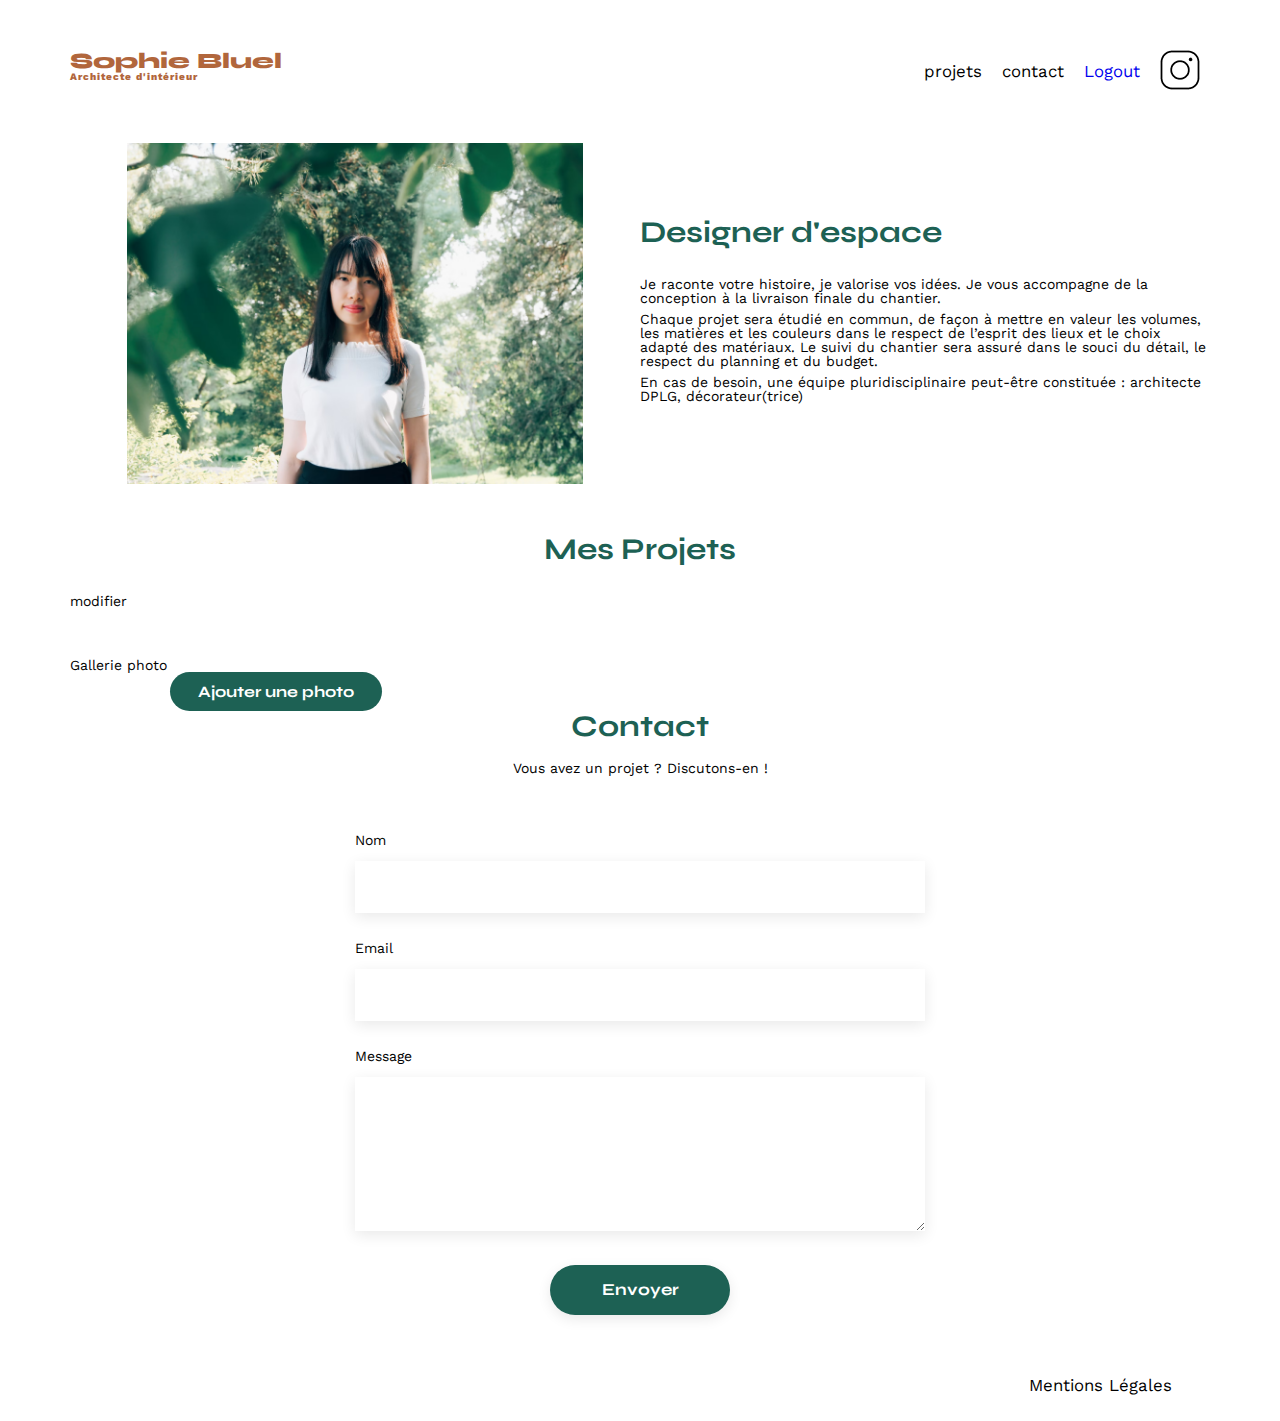
<file: FrontEnd/index.html>
<!DOCTYPE html>
<html lang="fr">
<head>
	<meta charset="UTF-8">
	<title>Sophie Bluel - Architecte d'intérieur</title>
	<meta name="viewport" content="width=device-width, initial-scale=1.0">
	<link rel="preconnect" href="https://fonts.googleapis.com">
	<link rel="preconnect" href="https://fonts.gstatic.com" crossorigin>
	<link href="https://fonts.googleapis.com/css2?family=Syne:wght@700;800&family=Work+Sans&display=swap" rel="stylesheet">
	<meta name="description" content="">

<link rel="stylesheet" href="https://cdnjs.cloudflare.com/ajax/libs/font-awesome/6.5.1/css/all.min.css" integrity="sha512-DTOQO9RWCH3ppGqcWaEA1BIZOC6xxalwEsw9c2QQeAIftl+Vegovlnee1c9QX4TctnWMn13TZye+giMm8e2LwA==" crossorigin="anonymous" referrerpolicy="no-referrer" />

	<link rel="stylesheet" href="./assets/style.css">
</head>
<body>
<header>
	<h1>Sophie Bluel <span>Architecte d'intérieur</span></h1>
	<nav>
		<ul>
			<li>projets</li>
			<li>contact</li>
			<a href="/login.html"><li class="btnlogin">login</li></a>
			<li><img src="./assets/icons/instagram.png" alt="Instagram"></li>
		</ul>
	</nav>
</header>
<main>
	<section id="introduction">
		<figure>
			<img src="./assets/images/sophie-bluel.png" alt="">
		</figure>
		<article>
			<h2>Designer d'espace</h2>
			<p>Je raconte votre histoire, je valorise vos idées. Je vous accompagne de la conception à la livraison finale du chantier.</p>
			<p>Chaque projet sera étudié en commun, de façon à mettre en valeur les volumes, les matières et les couleurs dans le respect de l’esprit des lieux et le choix adapté des matériaux. Le suivi du chantier sera assuré dans le souci du détail, le respect du planning et du budget.</p>
			<p>En cas de besoin, une équipe pluridisciplinaire peut-être constituée : architecte DPLG, décorateur(trice)</p>
		</article>
	</section>
	<section id="portfolio">
		<h2>Mes Projets</h2>
<div class="porte-modif">
	<span class="portfolio-projet-titr"><i class="fa-regular fa-pen-to-square"></i></span>
		<p class="portfolio-projet-titr">modifier</p>
	
</div>
<!-- la partie modifier-->  
	





		<!-- le code filtrer des travaux--> 
		<div class="filter">
			
		</div>
		
		<div class="gallery">
			
	</section>

<!-- le code pour la modale--> 
		<div class="containerModal">
			<div class="modalGallerie">
				<span><i class="fa-solid fa-xmark"></i></span>
				<h3>Gallerie photo</h3>
				<div class="galleriesModal"></div>
				<button >Ajouter une photo</button>
			</div>
		</div> 


	

	<section id="contact">
		<h2>Contact</h2>
		<p>Vous avez un projet ? Discutons-en !</p>
		<form action="#" method="post">
			<label for="name">Nom</label>
			<input type="text" name="name" id="name">
			<label for="email">Email</label>
			<input type="email" name="email" id="email">
			<label for="message">Message</label>
			<textarea name="message" id="message" cols="30" rows="10"></textarea>
			<input type="submit" value="Envoyer">
		</form>
	</section>
</main>

<footer>
	<nav>
		<ul>
			<li>Mentions Légales</li>
		</ul>
	</nav>
</footer>

<script src="/index.js"></script>
</body>
</html>
</file>
<file: FrontEnd/assets/style.css>
/* http://meyerweb.com/eric/tools/css/reset/
v2.0 | 20110126
   License: none (public domain)
*/

html, body, div, span, applet, object, iframe,
h1, h2, h3, h4, h5, h6, p, blockquote, pre,
a, abbr, acronym, address, big, cite, code,
del, dfn, em, img, ins, kbd, q, s, samp,
small, strike, strong, sub, sup, tt, var,
b, u, i, center,
dl, dt, dd, ol, ul, li,
fieldset, form, label, legend,
table, caption, tbody, tfoot, thead, tr, th, td,
article, aside, canvas, details, embed,
figure, figcaption, footer, header, hgroup,
menu, nav, output, ruby, section, summary,
time, mark, audio, video {
	margin: 0;
	padding: 0;
	border: 0;
	font-size: 100%;
	font: inherit;
	vertical-align: baseline;
}
/* HTML5 display-role reset for older browsers */
article, aside, details, figcaption, figure,
footer, header, hgroup, menu, nav, section {
	display: block;
}
body {
	line-height: 1;
}
ol, ul {
	list-style: none;
}
blockquote, q {
	quotes: none;
}
blockquote:before, blockquote:after,
q:before, q:after {
	content: '';
	content: none;
}
table {
	border-collapse: collapse;
	border-spacing: 0;
}
/** end reset css**/
body {
	max-width: 1140px;
	margin:auto;
	font-family: 'Work Sans' ;
	font-size: 14px;
}
header {
	display: flex;
	justify-content: space-between;
	margin: 50px 0
}
section {
	margin: 50px 0
}

h1{
	display: flex;
	flex-direction: column;
	font-family: 'Syne';
	font-size: 22px;
	font-weight: 800;
	color: #B1663C
}

h1 > span {
	font-family: 'Work Sans';
	font-size:10px;
	letter-spacing: 0.1em;
;
}

h2{
	font-family: 'Syne';
	font-weight: 700;
	font-size: 30px;
	color: #1D6154
}
nav ul {
	display: flex;
	align-items: center;
	list-style-type: none;

}
nav li {
	padding: 0 10px;
	font-size: 1.2em;
}

li:hover {
	color: #B1663C;
}
#introduction {
	display: flex;
	align-items: center;
}
#introduction figure {
	flex: 1
}
#introduction img {
	display: block;
	margin: auto;
	width: 80%;
}

#introduction article {
	flex: 1
}
#introduction h2 {
	margin-bottom: 1em;
}

#introduction p {
	margin-bottom: 0.5em;
}
#portfolio h2 {
	text-align: center;
	margin-bottom: 1em;
}
.gallery {
	width: 100%;
	display: grid;
	grid-template-columns: 1fr 1fr 1fr;
	grid-column-gap: 20px;
	grid-row-gap: 20px;
}

.gallery img {
	width: 100%;
	
}
#contact {
	width: 50%;
margin: auto;
}
#contact > * {
	text-align: center;
	
}
#contact h2{
	margin-bottom: 20px;
}
#contact form {
	text-align: left;
	margin-top:30px;
	display: flex;
	flex-direction: column;
}

#contact input {
	height: 50px;
	font-size: 1.2em;
	border: none;
	box-shadow: 0px 4px 14px rgba(0, 0, 0, 0.09);
}
#contact label {
	margin: 2em 0 1em 0;
}
#contact textarea {
	border: none;
	box-shadow: 0px 4px 14px rgba(0, 0, 0, 0.09);
}

input[type="submit"]{
	font-family: 'Syne';
	font-weight: 700;
	color: white;
	background-color: #1D6154;
	margin : 2em auto ;
	width: 180px;
	text-align: center;
	border-radius: 60px ;
}

footer nav ul {
	display: flex;
	justify-content: flex-end;
	margin: 2em
}

 button {
	 cursor: pointer;
    margin-left: 100px;
    width: 212px;
    background-color: #1d6154;
    color: white;
    font-size: 1rem;
    font-family: "Syne";
    font-weight: bold;
    padding: 10px 20px;
    border-radius: 20px;
    border: none;
     &:hover{
		 color: #1d6154;
      background-color: antiquewhite;
      border: 1px solid #1d6154;
    }
  }
  
.filter {
	display: flex;
	justify-content: center;
	align-items: center;
	
}
.btnlogin{
	cursor: pointer;
	
}

nav ul a {text-decoration: none;}
.porte-modif {
	display: none;
}
</file>
